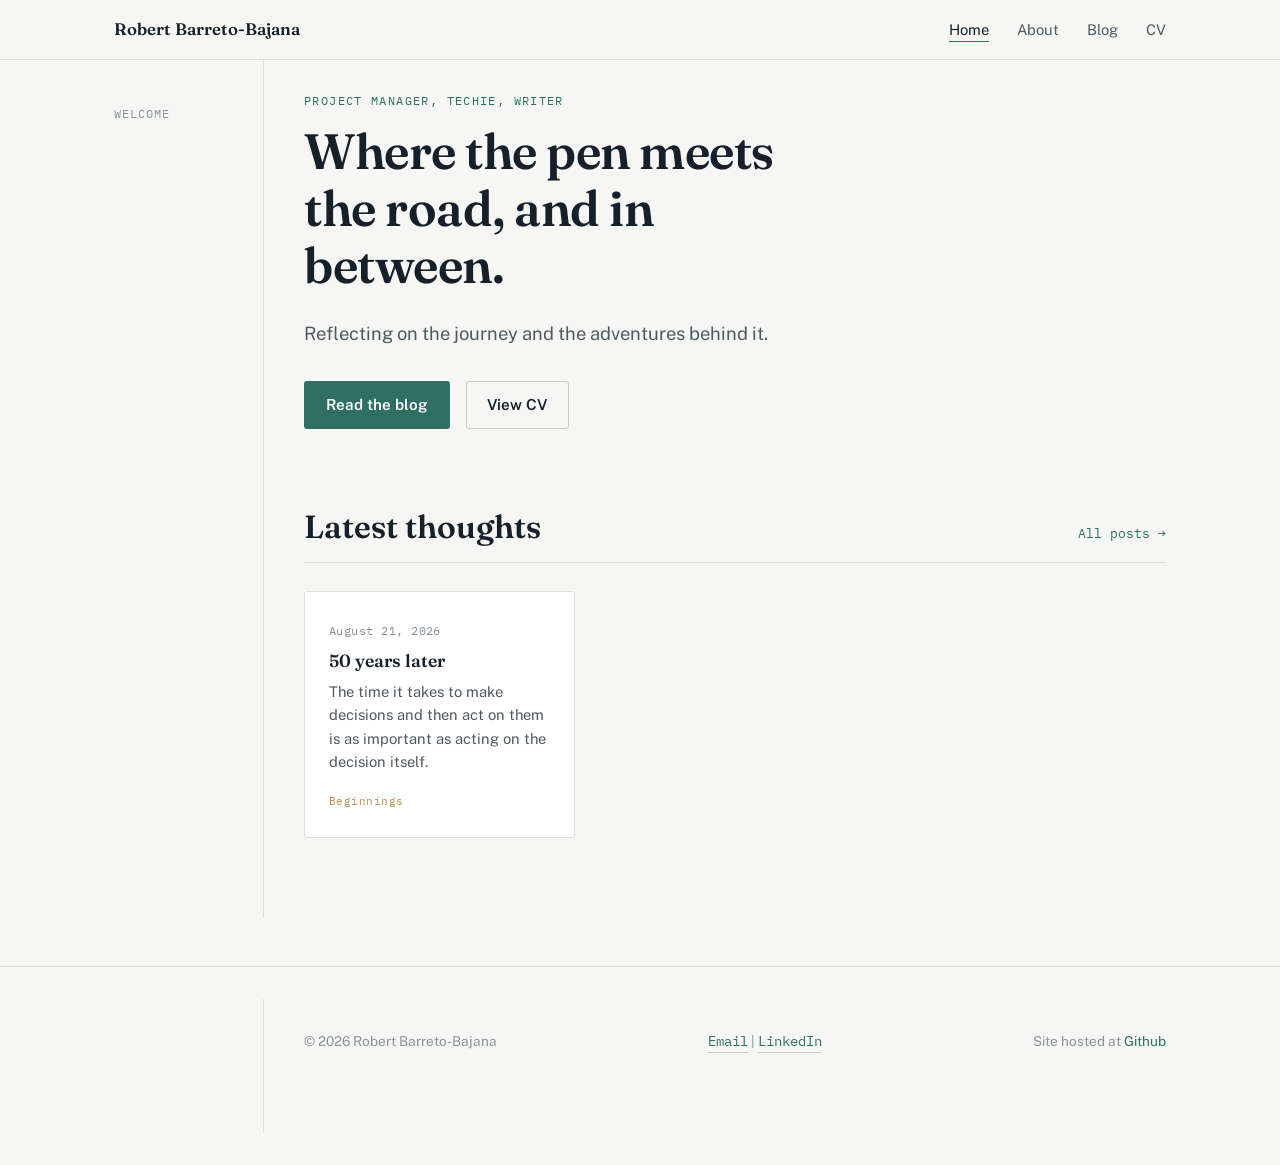
<file: index.html>
<!DOCTYPE html>
<html lang="en">
<head>
<meta charset="UTF-8">
<meta name="viewport" content="width=device-width, initial-scale=1.0">
<title>Write & True</title>
<meta name="description" content="Portfolio and writing from Robert Barreto, a fellow traveler.">
<link rel="preconnect" href="https://fonts.googleapis.com">
<link rel="preconnect" href="https://fonts.gstatic.com" crossorigin>
<link href="https://fonts.googleapis.com/css2?family=Fraunces:ital,opsz,wght@0,9..144,500;0,9..144,600;1,9..144,500&family=Public+Sans:wght@400;500;600&family=IBM+Plex+Mono:wght@400;500&display=swap" rel="stylesheet">
<link rel="stylesheet" href="css/style.css">
</head>
<body>

<header class="site-header">
  <nav class="nav">
    <a class="nav-brand" href="index.html" data-site="name">Robert Barreto-Bajana</a>
    <button class="nav-toggle" aria-label="Toggle menu" aria-expanded="false">☰</button>
    <ul class="nav-links">
      <li><a href="index.html">Home</a></li>
      <li><a href="about.html">About</a></li>
      <li><a href="blog.html">Blog</a></li>
      <li><a href="cv.html">CV</a></li>
    </ul>
  </nav>
</header>

<main>
  <div class="layout">
    <div class="layout-margin">
      <div class="layout-margin-inner" data-site="issueLabel">PORTFOLIO — 2026</div>
    </div>
    <div class="layout-main">
      <section class="hero">
        <p class="eyebrow hero-eyebrow" data-site="role">Project Manager &amp; Nerd &amp; Writer</p>
        <h1>Where the pen meets the road, and in between.</h1>
        <p class="hero-sub" data-site="tagline">Reflecting on the journey and the adventures behind it.</p>
        <div class="hero-actions">
          <a class="btn btn-primary" href="blog.html">Read the blog</a>
          <a class="btn btn-ghost" href="cv.html">View CV</a>
        </div>
      </section>

      <section class="latest">
        <div class="section-heading">
          <h2>Latest thoughts</h2>
          <a href="blog.html">All posts &rarr;</a>
        </div>
        <div class="post-grid" data-latest-posts></div>
      </section>
    </div>
  </div>
</main>

<footer class="site-footer">
  <div class="layout">
    <div class="layout-margin"></div>
    <div class="layout-main">
      <div class="footer-content">
        <span>&copy; <span data-year></span> <span data-site="name">Robert Barreto</span></span>
        <div data-site-social></div>
        <div>Site hosted at <a href="https://www.github.com">Github</a></div>
      </div>
    </div>
  </div>
</footer>

<script src="js/site-config.js"></script>
<script src="js/posts-data.js"></script>
<script src="js/main.js"></script>
</body>
</html>
</file>
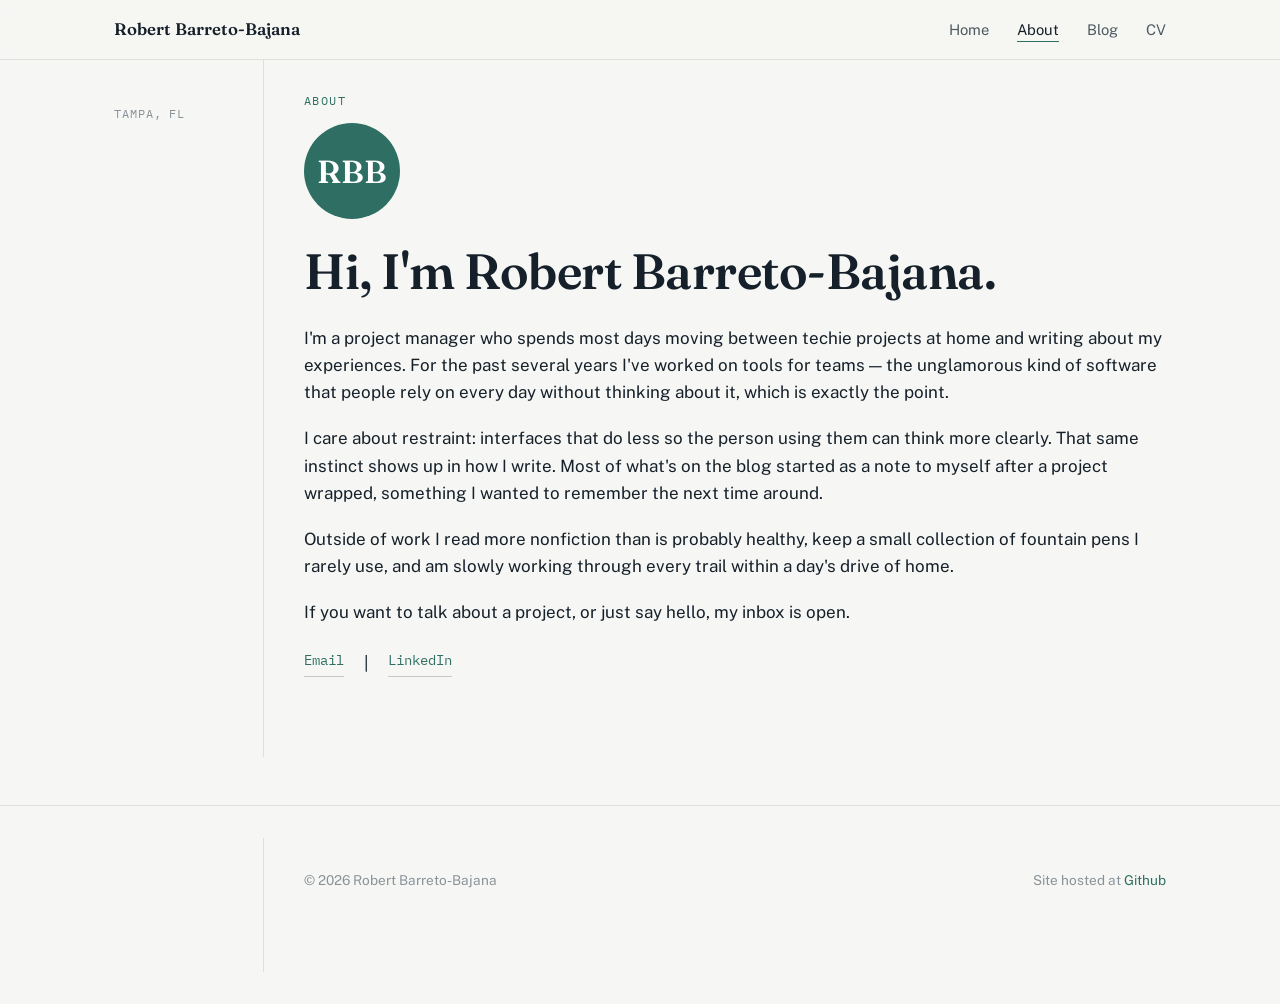
<file: about.html>
<!DOCTYPE html>
<html lang="en">
<head>
<meta charset="UTF-8">
<meta name="viewport" content="width=device-width, initial-scale=1.0">
<title>About — Robert Barreto-Bajana</title>
<meta name="description" content="About Robert Barreto-Bajana, a thinker, techie and writer.">
<link rel="preconnect" href="https://fonts.googleapis.com">
<link rel="preconnect" href="https://fonts.gstatic.com" crossorigin>
<link href="https://fonts.googleapis.com/css2?family=Fraunces:ital,opsz,wght@0,9..144,500;0,9..144,600;1,9..144,500&family=Public+Sans:wght@400;500;600&family=IBM+Plex+Mono:wght@400;500&display=swap" rel="stylesheet">
<link rel="stylesheet" href="css/style.css">
</head>
<body>

<header class="site-header">
  <nav class="nav">
    <a class="nav-brand" href="index.html" data-site="name">Robert Barreto-Bajana</a>
    <button class="nav-toggle" aria-label="Toggle menu" aria-expanded="false">☰</button>
    <ul class="nav-links">
      <li><a href="index.html">Home</a></li>
      <li><a href="about.html">About</a></li>
      <li><a href="blog.html">Blog</a></li>
      <li><a href="cv.html">CV</a></li>
    </ul>
  </nav>
</header>

<main>
  <div class="layout">
    <div class="layout-margin">
      <div class="layout-margin-inner" data-site="location">PORTLAND, OR</div>
    </div>
    <div class="layout-main">
      <p class="eyebrow">About</p>
      <div class="avatar">RBB</div>
      <h1>Hi, I'm <span data-site="name">Robert Barreto-Bajana</span>.</h1>

      <p>I'm a project manager who spends most days moving between techie projects at home and writing about my experiences.  For the past several years I've worked on tools for teams — the unglamorous kind of software that people rely on every day without thinking about it, which is exactly the point.</p>

      <p>I care about restraint: interfaces that do less so the person using them can think more clearly. That same instinct shows up in how I write. Most of what's on the blog started as a note to myself after a project wrapped, something I wanted to remember the next time around.</p>

      <p>Outside of work I read more nonfiction than is probably healthy, keep a small collection of fountain pens I rarely use, and am slowly working through every trail within a day's drive of home.</p>

      <p>If you want to talk about a project, or just say hello, my inbox is open.</p>

      <div class="social-row" data-site-social></div>
    </div>
  </div>
</main>

<footer class="site-footer">
  <div class="layout">
    <div class="layout-margin"></div>
    <div class="layout-main">
      <div class="footer-content">
        <span>&copy; <span data-year></span> <span data-site="name">Robert Barreto-Bajana</span></span>
        <div data-site-social></div>
        <div>Site hosted at <a href="https://www.github.com">Github</a></div>
      </div>
    </div>
  </div>
</footer>

<script src="js/site-config.js"></script>
<script src="js/posts-data.js"></script>
<script src="js/main.js"></script>
</body>
</html>
</file>
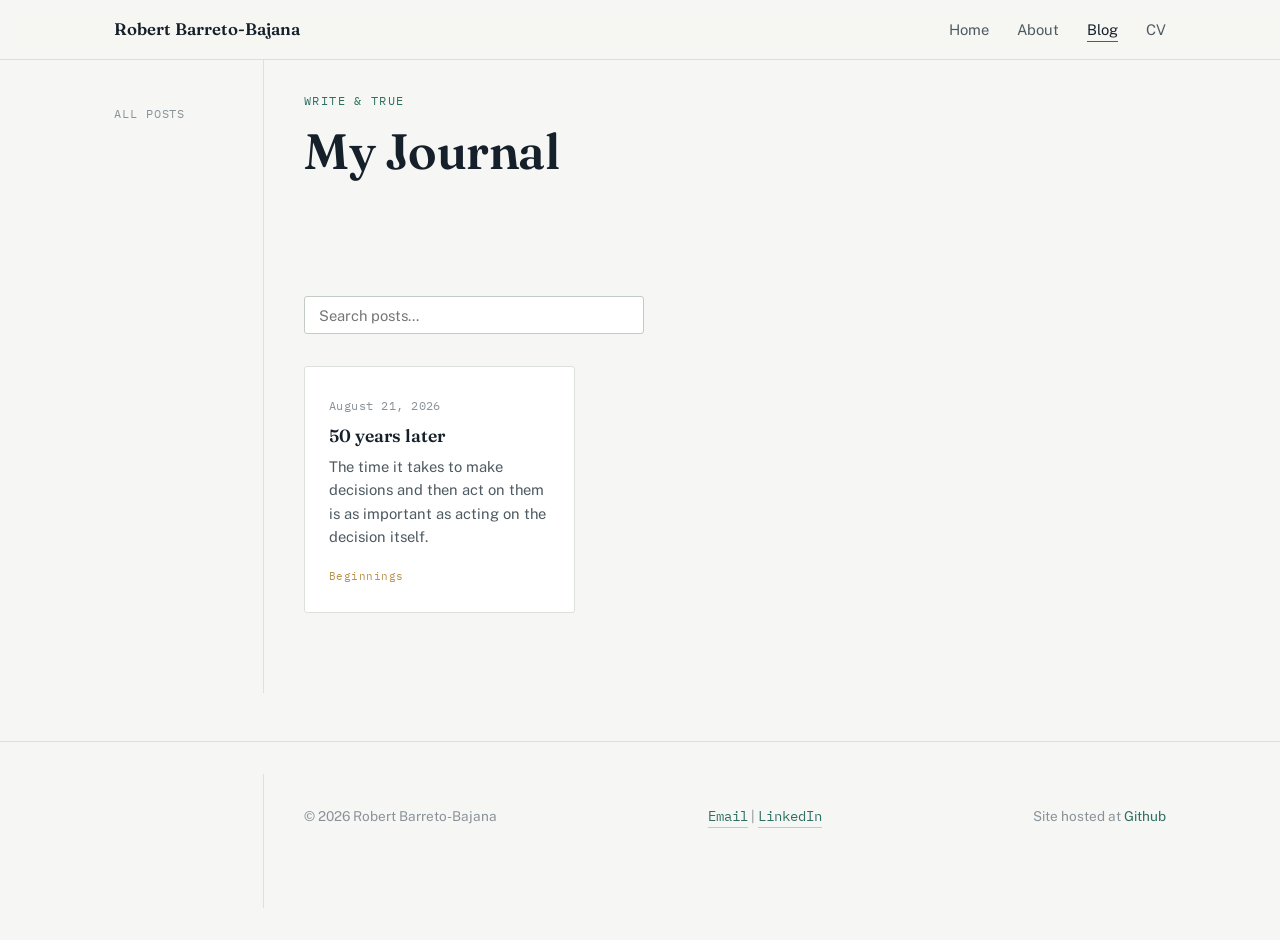
<file: blog.html>
<!DOCTYPE html>
<html lang="en">
<head>
<meta charset="UTF-8">
<meta name="viewport" content="width=device-width, initial-scale=1.0">
<title>Write & True</title>
<meta name="description" content="Writing on design, process, and work from Robert Barreto-Bajana.">
<link rel="preconnect" href="https://fonts.googleapis.com">
<link rel="preconnect" href="https://fonts.gstatic.com" crossorigin>
<link href="https://fonts.googleapis.com/css2?family=Fraunces:ital,opsz,wght@0,9..144,500;0,9..144,600;1,9..144,500&family=Public+Sans:wght@400;500;600&family=IBM+Plex+Mono:wght@400;500&display=swap" rel="stylesheet">
<link rel="stylesheet" href="css/style.css">
</head>
<body>

<header class="site-header">
  <nav class="nav">
    <a class="nav-brand" href="index.html" data-site="name">Robert Barreto-Bajana</a>
    <button class="nav-toggle" aria-label="Toggle menu" aria-expanded="false">☰</button>
    <ul class="nav-links">
      <li><a href="index.html">Home</a></li>
      <li><a href="about.html">About</a></li>
      <li><a href="blog.html">Blog</a></li>
      <li><a href="cv.html">CV</a></li>
    </ul>
  </nav>
</header>

<main>
  <div class="layout">
    <div class="layout-margin">
      <div class="layout-margin-inner">ALL POSTS</div>
    </div>
    <div class="layout-main">
      <p class="eyebrow">Write & True</p>
      <h1>My Journal</h1>
      <p class="hero-sub">Short, occasional posts on design, process, and the work of making things.</p>

      <input
        class="search-field"
        type="search"
        placeholder="Search posts…"
        aria-label="Search posts"
        data-post-search
      >

      <div class="post-grid" data-all-posts></div>
    </div>
  </div>
</main>

<footer class="site-footer">
  <div class="layout">
    <div class="layout-margin"></div>
    <div class="layout-main">
      <div class="footer-content">
        <span>&copy; <span data-year></span> <span data-site="name">Robert Barreto-Bajana</span></span>
        <div data-site-social></div>
        <div>Site hosted at <a href="https://www.github.com">Github</a></div>
      </div>
    </div>
  </div>
</footer>

<script src="js/site-config.js"></script>
<script src="js/posts-data.js"></script>
<script src="js/main.js"></script>
</body>
</html>
</file>
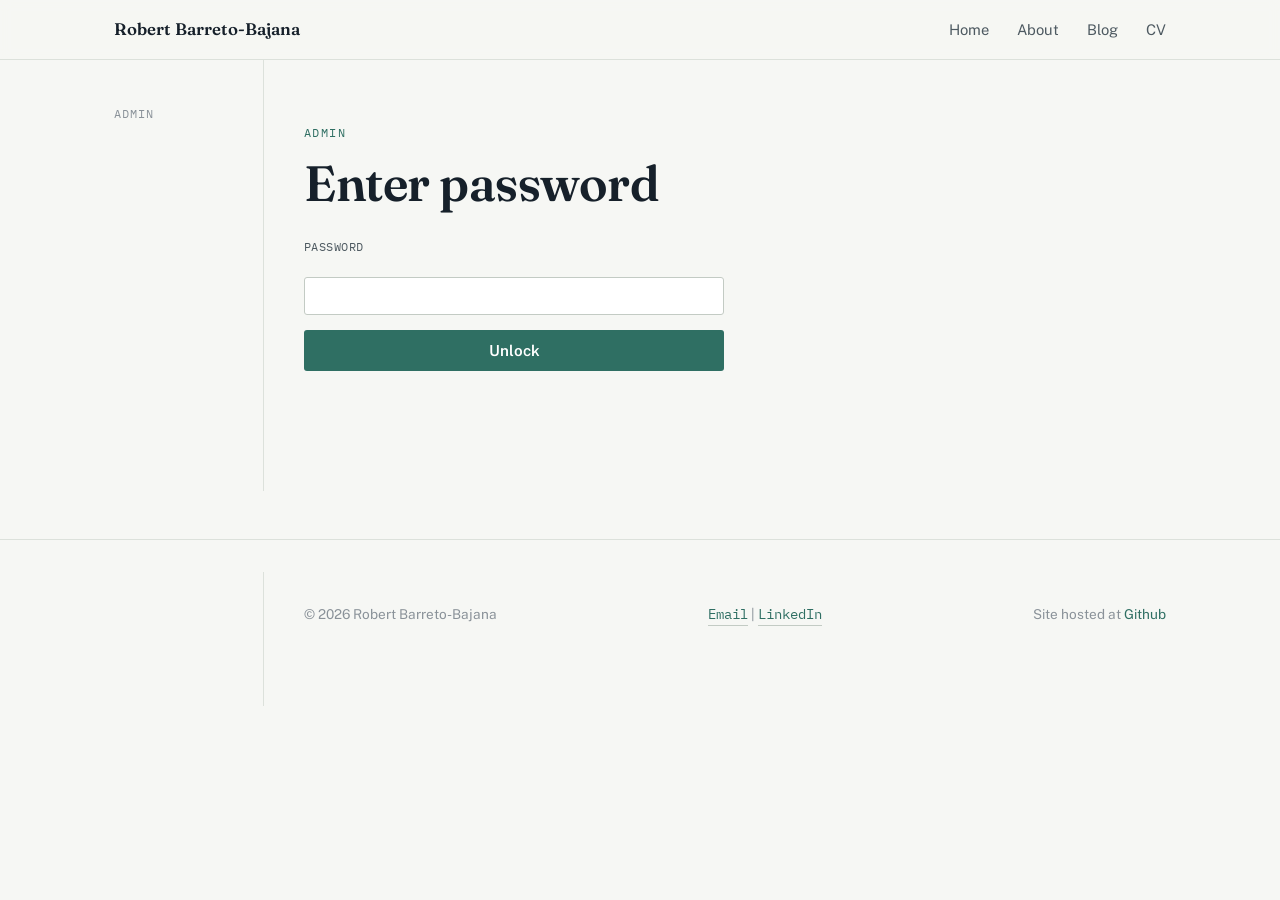
<file: blogad.html>
<!DOCTYPE html>
<html lang="en">
<head>
<meta charset="UTF-8">
<meta name="viewport" content="width=device-width, initial-scale=1.0">
<meta name="robots" content="noindex, nofollow">
<title>Admin — Robert Barreto-Bajana</title>
<link rel="preconnect" href="https://fonts.googleapis.com">
<link rel="preconnect" href="https://fonts.gstatic.com" crossorigin>
<link href="https://fonts.googleapis.com/css2?family=Fraunces:ital,opsz,wght@0,9..144,500;0,9..144,600;1,9..144,500&family=Public+Sans:wght@400;500;600&family=IBM+Plex+Mono:wght@400;500&display=swap" rel="stylesheet">
<link rel="stylesheet" href="css/style.css">
</head>
<body>

<header class="site-header">
  <nav class="nav">
    <a class="nav-brand" href="index.html" data-site="name">Robert Barreto-Bajana</a>
    <button class="nav-toggle" aria-label="Toggle menu" aria-expanded="false">☰</button>
    <ul class="nav-links">
      <li><a href="index.html">Home</a></li>
      <li><a href="about.html">About</a></li>
      <li><a href="blog.html">Blog</a></li>
      <li><a href="cv.html">CV</a></li>
    </ul>
  </nav>
</header>

<main>
  <div class="layout">
    <div class="layout-margin">
      <div class="layout-margin-inner">ADMIN</div>
    </div>
    <div class="layout-main">

      <!-- Password gate -->
      <section data-admin-gate class="admin-gate">
        <p class="eyebrow">Admin</p>
        <h1>Enter password</h1>
        <!--<p class="hero-sub">This screen keeps out casual visitors. See the note at the bottom of this page for what it doesn't protect against.</p>-->
        <form data-gate-form class="admin-gate-form">
          <label for="gate-password" class="admin-label">Password</label>
          <input id="gate-password" type="password" data-gate-input class="search-field admin-gate-input" autocomplete="current-password" required>
          <p class="admin-notice admin-notice--error" data-gate-error hidden>Incorrect password. Try again.</p>
          <button type="submit" class="btn btn-primary">Unlock</button>
        </form>
        <!--
        <p class="admin-fineprint">
          The password is set in <code>js/site-config.js</code>. Because this is a static
          site with no server, that file is readable by anyone who inspects it in their
          browser — this gate is a light deterrent, not real security.
        </p> -->
      </section>

      <!-- Editor (hidden until unlocked) -->
      <section data-admin-panel hidden>
        <p class="eyebrow">Admin</p>
        <h1>Manage posts</h1>
        <p class="hero-sub">
          Changes save to this browser only. When you're done, download the updated
          file and replace <code>js/posts-data.js</code> in your project, then
          re-upload your site — that's what makes changes visible to everyone else.
        </p>

        <p class="admin-notice" data-admin-notice hidden></p>

        <div class="admin-toolbar">
          <button class="btn btn-primary" data-export>Download posts-data.js</button>
          <button class="btn btn-ghost" data-reset>Discard local changes</button>
        </div>

        <div class="admin-grid">
          <div class="admin-form-col">
            <h2 data-form-heading>New post</h2>
            <form data-post-form class="admin-form">
              <label class="admin-label" for="field-title">Title</label>
              <input id="field-title" type="text" class="search-field" data-field-title required>

              <label class="admin-label" for="field-id">URL slug</label>
              <input id="field-id" type="text" class="search-field" data-field-id placeholder="auto-generated-from-title">

              <label class="admin-label" for="field-date">Date</label>
              <input id="field-date" type="date" class="search-field" data-field-date required>

              <label class="admin-label" for="field-tags">Tags <span class="admin-label-hint">(comma-separated)</span></label>
              <input id="field-tags" type="text" class="search-field" data-field-tags placeholder="Design, Process">

              <label class="admin-label" for="field-excerpt">Excerpt</label>
              <textarea id="field-excerpt" class="search-field admin-textarea" data-field-excerpt rows="2" required></textarea>

              <label class="admin-label" for="field-content">Content <span class="admin-label-hint">(HTML — wrap paragraphs in &lt;p&gt; tags)</span></label>
              <textarea id="field-content" class="search-field admin-textarea admin-textarea-lg" data-field-content rows="10" required></textarea>

              <div class="admin-form-actions">
                <button type="submit" class="btn btn-primary">Save post</button>
                <button type="button" class="btn btn-ghost" data-cancel-edit hidden>Cancel edit</button>
              </div>
            </form>
          </div>

          <div class="admin-list-col">
            <h2>All posts</h2>
            <div data-admin-list></div>
          </div>
        </div>
      </section>

    </div>
  </div>
</main>

<footer class="site-footer">
  <div class="layout">
    <div class="layout-margin"></div>
    <div class="layout-main">
      <div class="footer-content">
        <span>&copy; <span data-year></span> <span data-site="name">Robert Barreto-Bajana</span></span>
        <div data-site-social></div>
        <div>Site hosted at <a href="https://www.github.com">Github</a></div>
      </div>
    </div>
  </div>
</footer>

<script src="js/site-config.js"></script>
<script src="js/posts-data.js"></script>
<script src="js/main.js"></script>
<script src="js/admin.js"></script>
</body>
</html>
</file>
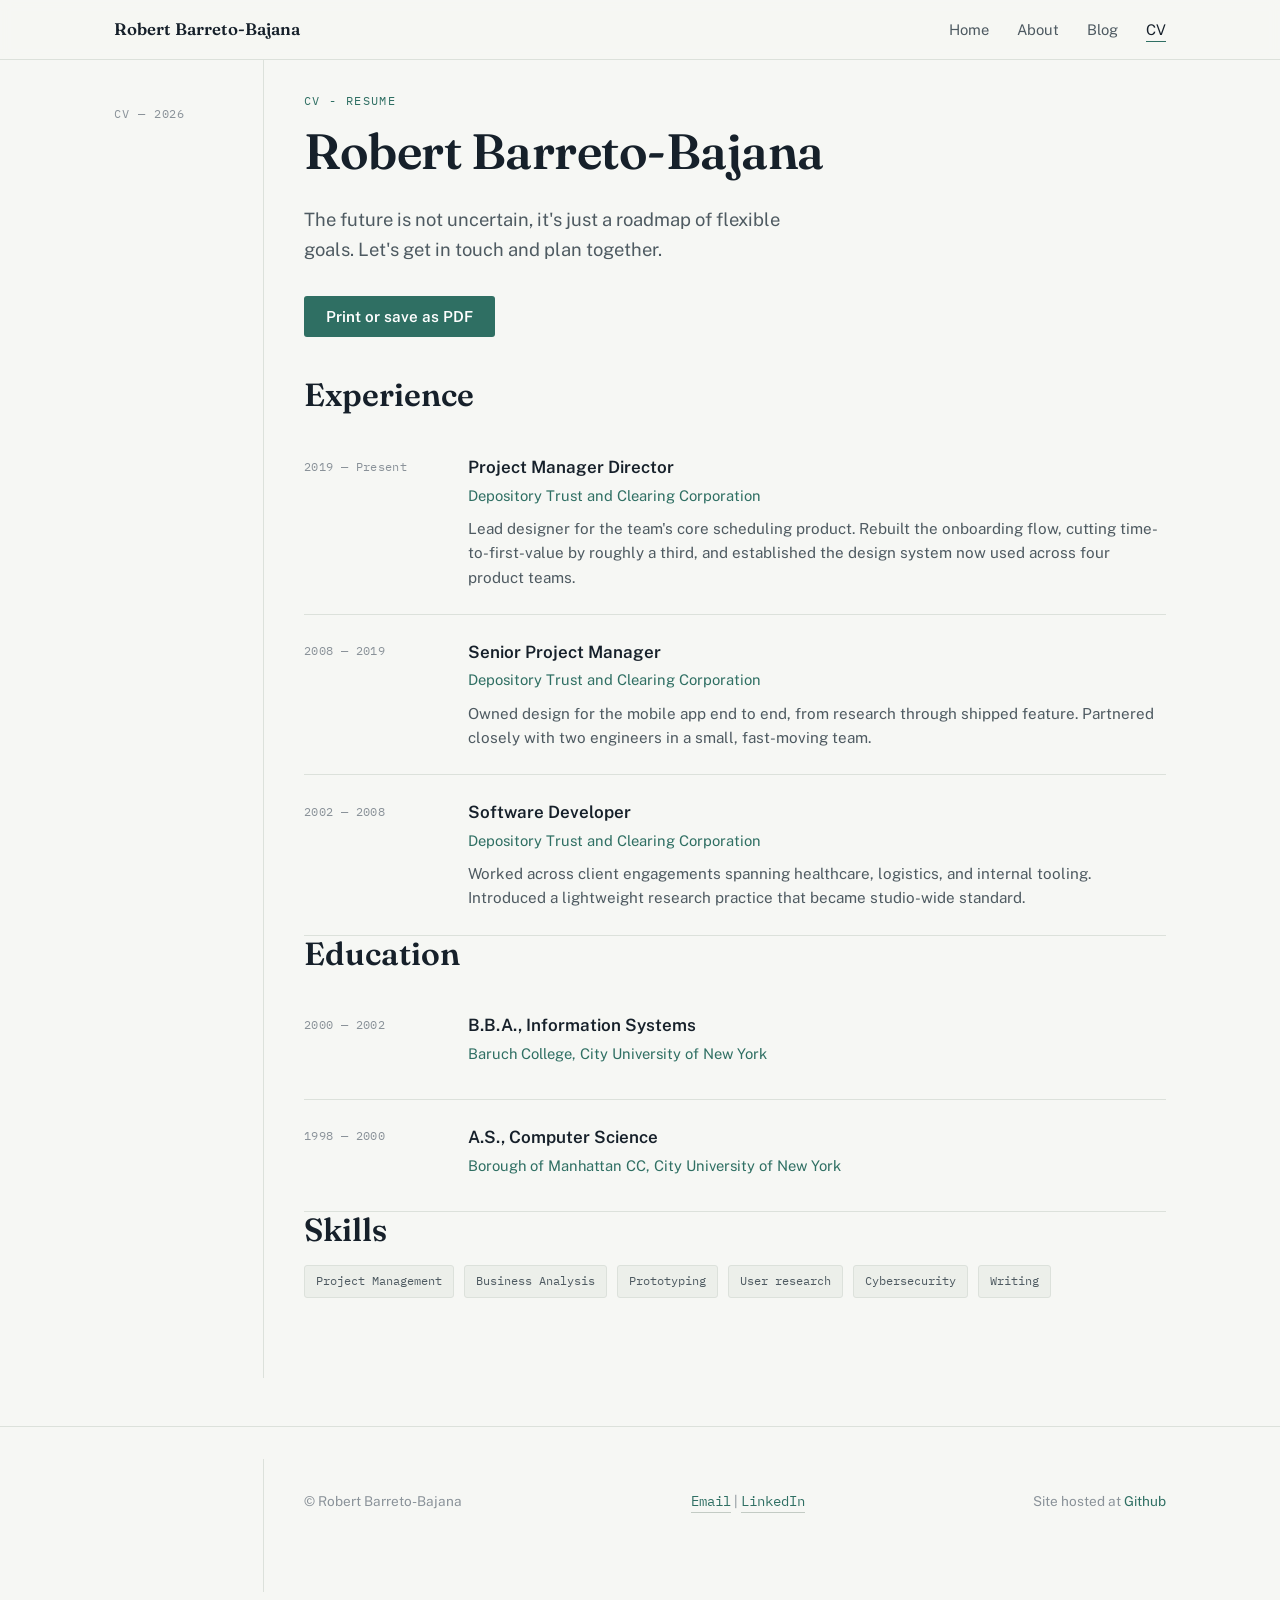
<file: cv.html>
<!DOCTYPE html>
<html lang="en">
<head>
<meta charset="UTF-8">
<meta name="viewport" content="width=device-width, initial-scale=1.0">
<title>CV — Robert Barreto-Bajana</title>
<meta name="description" content="Resume and experience for Robert Barreto-Bajana">
<link rel="preconnect" href="https://fonts.googleapis.com">
<link rel="preconnect" href="https://fonts.gstatic.com" crossorigin>
<link href="https://fonts.googleapis.com/css2?family=Fraunces:ital,opsz,wght@0,9..144,500;0,9..144,600;1,9..144,500&family=Public+Sans:wght@400;500;600&family=IBM+Plex+Mono:wght@400;500&display=swap" rel="stylesheet">
<link rel="stylesheet" href="css/style.css">
</head>
<body>

<header class="site-header">
  <nav class="nav">
    <a class="nav-brand" href="index.html" data-site="name">Robert Barreto-Bajana</a>
    <button class="nav-toggle" aria-label="Toggle menu" aria-expanded="false">☰</button>
    <ul class="nav-links">
      <li><a href="index.html">Home</a></li>
      <li><a href="about.html">About</a></li>
      <li><a href="blog.html">Blog</a></li>
      <li><a href="cv.html">CV</a></li>
    </ul>
  </nav>
</header>

<main>
  <div class="layout">
    <div class="layout-margin">
      <div class="layout-margin-inner">CV — <span data-year></span></div>
    </div>
    <div class="layout-main">
      <p class="eyebrow">CV - Resume</p>
      <h1 data-site="name">Robert Barreto-Bajana</h1>
      <p class="section-sub">The future is not uncertain, it's just a roadmap of flexible goals. Let's get in touch and plan together.</p>
      <p class="cv-download">
        <button class="btn btn-primary" onclick="window.print()">Print or save as PDF</button>
      </p>

      <h2>Experience</h2>

      <div class="cv-entry">
        <div class="cv-entry-date">2019 — Present</div>
        <div>
          <div class="cv-entry-role">Project Manager Director</div>
          <div class="cv-entry-org">Depository Trust and Clearing Corporation</div>
          <p class="cv-entry-desc">Lead designer for the team's core scheduling product. Rebuilt the onboarding flow, cutting time-to-first-value by roughly a third, and established the design system now used across four product teams.</p>
        </div>
      </div>

      <div class="cv-entry">
        <div class="cv-entry-date">2008 — 2019</div>
        <div>
          <div class="cv-entry-role">Senior Project Manager</div>
          <div class="cv-entry-org">Depository Trust and Clearing Corporation</div>
          <p class="cv-entry-desc">Owned design for the mobile app end to end, from research through shipped feature. Partnered closely with two engineers in a small, fast-moving team.</p>
        </div>
      </div>

      <div class="cv-entry">
        <div class="cv-entry-date">2002 — 2008</div>
        <div>
          <div class="cv-entry-role">Software Developer</div>
          <div class="cv-entry-org">Depository Trust and Clearing Corporation</div>
          <p class="cv-entry-desc">Worked across client engagements spanning healthcare, logistics, and internal tooling. Introduced a lightweight research practice that became studio-wide standard.</p>
        </div>
      </div>

      <h2>Education</h2>

      <div class="cv-entry">
        <div class="cv-entry-date">2000 — 2002</div>
        <div>
          <div class="cv-entry-role">B.B.A., Information Systems</div>
          <div class="cv-entry-org">Baruch College, City University of New York</div>
        </div>
      </div>
      
      <div class="cv-entry">
        <div class="cv-entry-date">1998 — 2000</div>
        <div>
          <div class="cv-entry-role">A.S., Computer Science</div>
          <div class="cv-entry-org">Borough of Manhattan CC, City University of New York</div>
        </div>
      </div>

      <h2>Skills</h2>
      <div class="skill-tags">
        <span class="skill-tag">Project Management</span>
        <span class="skill-tag">Business Analysis</span>
        <span class="skill-tag">Prototyping</span>
        <span class="skill-tag">User research</span>
        <span class="skill-tag">Cybersecurity</span>
        <span class="skill-tag">Writing</span>
      </div>

    </div>
  </div>
</main>

<footer class="site-footer">
  <div class="layout">
    <div class="layout-margin"></div>
    <div class="layout-main">
      <div class="footer-content">
        <span>&copy; <span data-year></span> <span data-site="name">Robert Barreto-Bajana</span></span>
        <div data-site-social></div>
        <div>Site hosted at <a href="https://www.github.com">Github</a></div>
      </div>
    </div>
  </div>
</footer>

<script src="js/site-config.js"></script>
<script src="js/posts-data.js"></script>
<script src="js/main.js"></script>
</body>
</html>
</file>
<file: css/style.css>
/* =========================================================
   DESIGN TOKENS
   ========================================================= */
:root {
  --color-bg: #F6F7F4;
  --color-bg-card: #FFFFFF;
  --color-bg-alt: #ECEFEA;
  --color-ink: #16202A;
  --color-ink-soft: #4E5A61;
  --color-ink-faint: #8A9299;
  --color-accent: #2F6F63;
  --color-accent-dark: #204B43;
  --color-gold: #B9924F;
  --color-line: #DCE1DB;
  --color-line-strong: #C3CBC4;

  --font-display: "Fraunces", Georgia, "Times New Roman", serif;
  --font-body: "Public Sans", -apple-system, BlinkMacSystemFont, "Segoe UI", sans-serif;
  --font-mono: "IBM Plex Mono", "SFMono-Regular", Consolas, monospace;

  --margin-col: 150px;
  --content-max: 760px;
  --gap: 2.5rem;

  --radius: 3px;
  --transition: 220ms ease;
}

/* =========================================================
   RESET
   ========================================================= */
*, *::before, *::after { box-sizing: border-box; }
html { -webkit-text-size-adjust: 100%; scroll-behavior: smooth; }
@media (prefers-reduced-motion: reduce) {
  html { scroll-behavior: auto; }
  *, *::before, *::after {
    animation-duration: 0.01ms !important;
    animation-iteration-count: 1 !important;
    transition-duration: 0.01ms !important;
  }
}

body {
  margin: 0;
  background: var(--color-bg);
  color: var(--color-ink);
  font-family: var(--font-body);
  font-size: 17px;
  line-height: 1.6;
  -webkit-font-smoothing: antialiased;
}

img { max-width: 100%; display: block; }

h1, h2, h3, h4 {
  font-family: var(--font-display);
  font-weight: 600;
  line-height: 1.15;
  margin: 0 0 0.5em;
  color: var(--color-ink);
}

h1 { font-size: clamp(2.1rem, 4vw, 3.1rem); letter-spacing: -0.01em; }
h2 { font-size: clamp(1.5rem, 2.6vw, 2rem); }
h3 { font-size: 1.25rem; }

p { margin: 0 0 1.1em; }

a {
  color: var(--color-accent);
  text-decoration: none;
}
a:hover { color: var(--color-accent-dark); }

a:focus-visible,
button:focus-visible,
input:focus-visible {
  outline: 2px solid var(--color-accent);
  outline-offset: 3px;
}

.eyebrow {
  font-family: var(--font-mono);
  font-size: 0.72rem;
  letter-spacing: 0.12em;
  text-transform: uppercase;
  color: var(--color-accent);
}

/* =========================================================
   LAYOUT: margin-column system
   Every content page pairs a narrow margin column (meta/labels,
   like a notebook margin) with a main content column.
   ========================================================= */
.layout {
  max-width: 1100px;
  margin: 0 auto;
  padding: 0 1.5rem;
  display: grid;
  grid-template-columns: var(--margin-col) minmax(0, 1fr);
  gap: var(--gap);
}

.layout-margin {
  padding-top: 0.35rem;
  border-right: 1px solid var(--color-line);
}

.layout-margin-inner {
  position: sticky;
  top: 6.5rem;
  font-family: var(--font-mono);
  font-size: 0.72rem;
  letter-spacing: 0.08em;
  text-transform: uppercase;
  color: var(--color-ink-faint);
  line-height: 1.7;
}

.layout-main { min-width: 0; padding-bottom: 5rem; padding-top: 2rem;}

@media (max-width: 800px) {
  .layout {
    grid-template-columns: 1fr;
    gap: 0.5rem;
  }
  .layout-margin {
    border-right: none;
    border-bottom: 1px solid var(--color-line);
    padding-bottom: 0.75rem;
    margin-bottom: 1.5rem;
  }
  .layout-margin-inner { position: static; }
}

/* =========================================================
   NAV
   ========================================================= */
.site-header {
  position: sticky;
  top: 0;
  z-index: 20;
  background: rgba(246, 247, 244, 0.92);
  backdrop-filter: saturate(140%) blur(6px);
  border-bottom: 1px solid var(--color-line);
}

.nav {
  max-width: 1100px;
  margin: 0 auto;
  padding: 1rem 1.5rem;
  display: flex;
  align-items: center;
  justify-content: space-between;
}

.nav-brand {
  font-family: var(--font-display);
  font-weight: 600;
  font-size: 1.05rem;
  color: var(--color-ink);
}
.nav-brand:hover { color: var(--color-ink); }

.nav-links {
  display: flex;
  gap: 1.75rem;
  list-style: none;
  margin: 0;
  padding: 0;
}

.nav-links a {
  font-size: 0.92rem;
  color: var(--color-ink-soft);
  padding-bottom: 3px;
  border-bottom: 1px solid transparent;
  transition: border-color var(--transition), color var(--transition);
}
.nav-links a:hover { color: var(--color-ink); border-color: var(--color-line-strong); }
.nav-link--active { color: var(--color-ink) !important; border-color: var(--color-accent) !important; }

.nav-toggle {
  display: none;
  background: none;
  border: 1px solid var(--color-line-strong);
  border-radius: var(--radius);
  width: 40px;
  height: 36px;
  cursor: pointer;
  font-family: var(--font-mono);
  color: var(--color-ink);
}

@media (max-width: 640px) {
  .nav-toggle { display: block; }
  .nav-links {
    position: absolute;
    top: 100%;
    left: 0;
    right: 0;
    background: var(--color-bg);
    border-bottom: 1px solid var(--color-line);
    flex-direction: column;
    gap: 0;
    padding: 0.5rem 1.5rem 1rem;
    display: none;
  }
  .nav-links--open { display: flex; }
  .nav-links a { display: block; padding: 0.6rem 0; }
}

/* =========================================================
   HERO (fade-in on load)
   ========================================================= */
.hero {
  padding: 0rem 0 5rem;
}

.hero-eyebrow,
.hero h1,
.hero-sub,
.hero-actions {
  opacity: 0;
  transform: translateY(10px);
  transition: opacity 1000ms ease, transform 1000ms ease;
}

.hero--visible .hero-eyebrow { opacity: 1; transform: none; transition-delay: 60ms; }
.hero--visible h1 { opacity: 1; transform: none; transition-delay: 180ms; }
.hero--visible .hero-sub { opacity: 1; transform: none; transition-delay: 340ms; }
.hero--visible .hero-actions { opacity: 1; transform: none; transition-delay: 480ms; }

.hero h1 { max-width: 15ch; }

.hero-sub {
  font-size: 1.15rem;
  color: var(--color-ink-soft);
  max-width: 46ch;
  margin-bottom: 2rem;
}

.hero-actions { display: flex; gap: 1rem; flex-wrap: wrap; }

/* =========================================================
   BUTTONS
   ========================================================= */
.btn {
  display: inline-block;
  font-family: var(--font-body);
  font-size: 0.95rem;
  font-weight: 600;
  padding: 0.7rem 1.3rem;
  border-radius: var(--radius);
  border: 1px solid transparent;
  transition: background var(--transition), color var(--transition), border-color var(--transition);
}

.btn-primary {
  background: var(--color-accent);
  color: #fff;
}
.btn-primary:hover { background: var(--color-accent-dark); color: #fff; }

.btn-ghost {
  border-color: var(--color-line-strong);
  color: var(--color-ink);
}
.btn-ghost:hover { border-color: var(--color-accent); color: var(--color-accent-dark); }

/* =========================================================
   SECTION HEADINGS
   ========================================================= */
.section-heading {
  display: flex;
  align-items: baseline;
  justify-content: space-between;
  gap: 1rem;
  margin-bottom: 1.75rem;
  border-bottom: 1px solid var(--color-line);
  padding-bottom: 1rem;
}

.section-heading h2 { margin: 0; }
.section-heading a { font-family: var(--font-mono); font-size: 0.82rem; white-space: nowrap; }

.section-sub {
  font-size: 1.15rem;
  color: var(--color-ink-soft);
  max-width: 46ch;
  margin-bottom: 2rem;
}

/* =========================================================
   POST CARDS
   ========================================================= */
.post-grid {
  display: grid;
  grid-template-columns: repeat(3, 1fr);
  gap: 1.5rem;
}

@media (max-width: 800px) {
  .post-grid { grid-template-columns: 1fr; }
}

.post-card {
  display: block;
  background: var(--color-bg-card);
  border: 1px solid var(--color-line);
  border-radius: var(--radius);
  padding: 1.5rem;
  color: var(--color-ink);
  transition: border-color var(--transition), transform var(--transition), box-shadow var(--transition);
}

.post-card:hover {
  color: var(--color-ink);
  border-color: var(--color-accent);
  transform: translateY(-2px);
  box-shadow: 0 8px 20px rgba(22, 32, 42, 0.06);
}

.post-card-date {
  font-family: var(--font-mono);
  font-size: 0.72rem;
  color: var(--color-ink-faint);
  letter-spacing: 0.04em;
}

.post-card-title {
  font-size: 1.1rem;
  margin: 0.5rem 0 0.5rem;
}

.post-card-excerpt {
  font-size: 0.92rem;
  color: var(--color-ink-soft);
  margin-bottom: 0.75rem;
}

.post-card-tags {
  font-family: var(--font-mono);
  font-size: 0.7rem;
  color: var(--color-gold);
  letter-spacing: 0.04em;
}

/* =========================================================
   BLOG INDEX
   ========================================================= */
.search-field {
  width: 100%;
  max-width: 340px;
  padding: 0.6rem 0.85rem;
  border: 1px solid var(--color-line-strong);
  border-radius: var(--radius);
  font-family: var(--font-body);
  font-size: 0.92rem;
  background: var(--color-bg-card);
  color: var(--color-ink);
  margin-bottom: 2rem;
}

.empty-state { color: var(--color-ink-soft); font-style: italic; }

/* =========================================================
   SINGLE POST
   ========================================================= */
.post-eyebrow {
  font-family: var(--font-mono);
  font-size: 0.75rem;
  color: var(--color-accent);
  letter-spacing: 0.04em;
  margin-bottom: 0.75rem;
}

.post-body { max-width: var(--content-max); font-size: 1.05rem; }
.post-body p { margin-bottom: 1.3em; }

.post-back { margin-top: 2.5rem; font-family: var(--font-mono); font-size: 0.85rem; }

/* =========================================================
   ABOUT PAGE
   ========================================================= */
.avatar {
  width: 96px;
  height: 96px;
  border-radius: 50%;
  background: var(--color-accent);
  color: #fff;
  font-family: var(--font-display);
  font-size: 2rem;
  font-weight: 600;
  display: flex;
  align-items: center;
  justify-content: center;
  margin-bottom: 1.5rem;
}

.social-row { display: flex; gap: 1.25rem; margin-top: 1.5rem; flex-wrap: wrap; }
.social-link {
  font-family: var(--font-mono);
  font-size: 0.85rem;
  border-bottom: 1px solid var(--color-line-strong);
  padding-bottom: 2px;
}

/* =========================================================
   CV PAGE
   ========================================================= */
.cv-entry {
  display: grid;
  grid-template-columns: 140px 1fr;
  gap: 1.5rem;
  padding: 1.5rem 0;
  border-bottom: 1px solid var(--color-line);
}
.cv-entry:last-child { border-bottom: none; }

.cv-entry-date {
  font-family: var(--font-mono);
  font-size: 0.78rem;
  color: var(--color-ink-faint);
  letter-spacing: 0.03em;
  padding-top: 0.15rem;
}

.cv-entry-role { font-weight: 600; margin-bottom: 0.15rem; }
.cv-entry-org { color: var(--color-accent); font-size: 0.92rem; margin-bottom: 0.6rem; }
.cv-entry-desc { color: var(--color-ink-soft); font-size: 0.95rem; margin: 0; }

@media (max-width: 640px) {
  .cv-entry { grid-template-columns: 1fr; gap: 0.35rem; }
}

.skill-tags { display: flex; flex-wrap: wrap; gap: 0.6rem; }
.skill-tag {
  font-family: var(--font-mono);
  font-size: 0.78rem;
  background: var(--color-bg-alt);
  border: 1px solid var(--color-line);
  border-radius: var(--radius);
  padding: 0.35rem 0.7rem;
  color: var(--color-ink-soft);
}

.cv-download { margin: 0.5rem 0 2.5rem; }

/* =========================================================
   ADMIN
   ========================================================= */
.admin-gate {
  max-width: 420px;
  padding: 2rem 0 1rem;
}

.admin-gate-form {
  display: flex;
  flex-direction: column;
  gap: 0.9rem;
  margin: 1.5rem 0;
}

.admin-gate-input { max-width: none; margin-bottom: 0; }

.admin-fineprint {
  font-size: 0.85rem;
  color: var(--color-ink-faint);
  border-top: 1px solid var(--color-line);
  padding-top: 1.25rem;
}

.admin-fineprint code,
.admin-form code {
  font-family: var(--font-mono);
  background: var(--color-bg-alt);
  padding: 0.1em 0.35em;
  border-radius: var(--radius);
  font-size: 0.9em;
}

.admin-notice {
  font-family: var(--font-mono);
  font-size: 0.82rem;
  background: var(--color-bg-alt);
  border: 1px solid var(--color-line);
  border-radius: var(--radius);
  padding: 0.65rem 0.9rem;
  margin: 0 0 1.5rem;
}

.admin-notice--error {
  color: #A3423A;
  background: #FBEEEC;
  border-color: #E9C6C1;
}

.admin-toolbar {
  display: flex;
  gap: 1rem;
  flex-wrap: wrap;
  margin-bottom: 2.5rem;
}

.admin-grid {
  display: grid;
  grid-template-columns: minmax(0, 1fr) minmax(0, 1fr);
  gap: 3rem;
  align-items: start;
}

@media (max-width: 900px) {
  .admin-grid { grid-template-columns: 1fr; }
}

.admin-form { display: flex; flex-direction: column; }

.admin-label {
  font-family: var(--font-mono);
  font-size: 0.75rem;
  letter-spacing: 0.04em;
  text-transform: uppercase;
  color: var(--color-ink-soft);
  margin: 1rem 0 0.4rem;
}
.admin-label:first-child { margin-top: 0; }

.admin-label-hint {
  text-transform: none;
  color: var(--color-ink-faint);
  letter-spacing: 0;
}

.admin-textarea { max-width: none; resize: vertical; font-family: var(--font-body); }
.admin-textarea-lg { min-height: 180px; font-family: var(--font-mono); font-size: 0.85rem; }

.admin-form-actions {
  display: flex;
  gap: 1rem;
  margin-top: 1.5rem;
}

.admin-row {
  display: flex;
  justify-content: space-between;
  align-items: flex-start;
  gap: 1rem;
  padding: 1.1rem 0;
  border-bottom: 1px solid var(--color-line);
}

.admin-row-title { font-size: 1rem; margin: 0.35rem 0; }
.admin-row-actions { display: flex; gap: 0.5rem; flex-shrink: 0; }

.btn-small { padding: 0.4rem 0.8rem; font-size: 0.82rem; }

.btn-danger {
  border: 1px solid #E9C6C1;
  color: #A3423A;
  background: transparent;
}
.btn-danger:hover { background: #FBEEEC; color: #A3423A; }

/* =========================================================
   FOOTER
   ========================================================= */
.site-footer {
  border-top: 1px solid var(--color-line);
  margin-top: 3rem;
}
.site-footer .layout { padding-top: 2rem; padding-bottom: 2rem; }
.footer-content {
  display: flex;
  justify-content: space-between;
  align-items: center;
  flex-wrap: wrap;
  gap: 1rem;
  font-size: 0.85rem;
  color: var(--color-ink-faint);
}

/* =========================================================
   PRINT (used by cv.html)
   ========================================================= */
@media print {
  .site-header, .site-footer, .cv-download { display: none; }
  body { background: #fff; }
  .layout { grid-template-columns: 1fr; max-width: none; }
  .layout-margin { display: none; }
  a { color: var(--color-ink); text-decoration: underline; }
}
</file>
